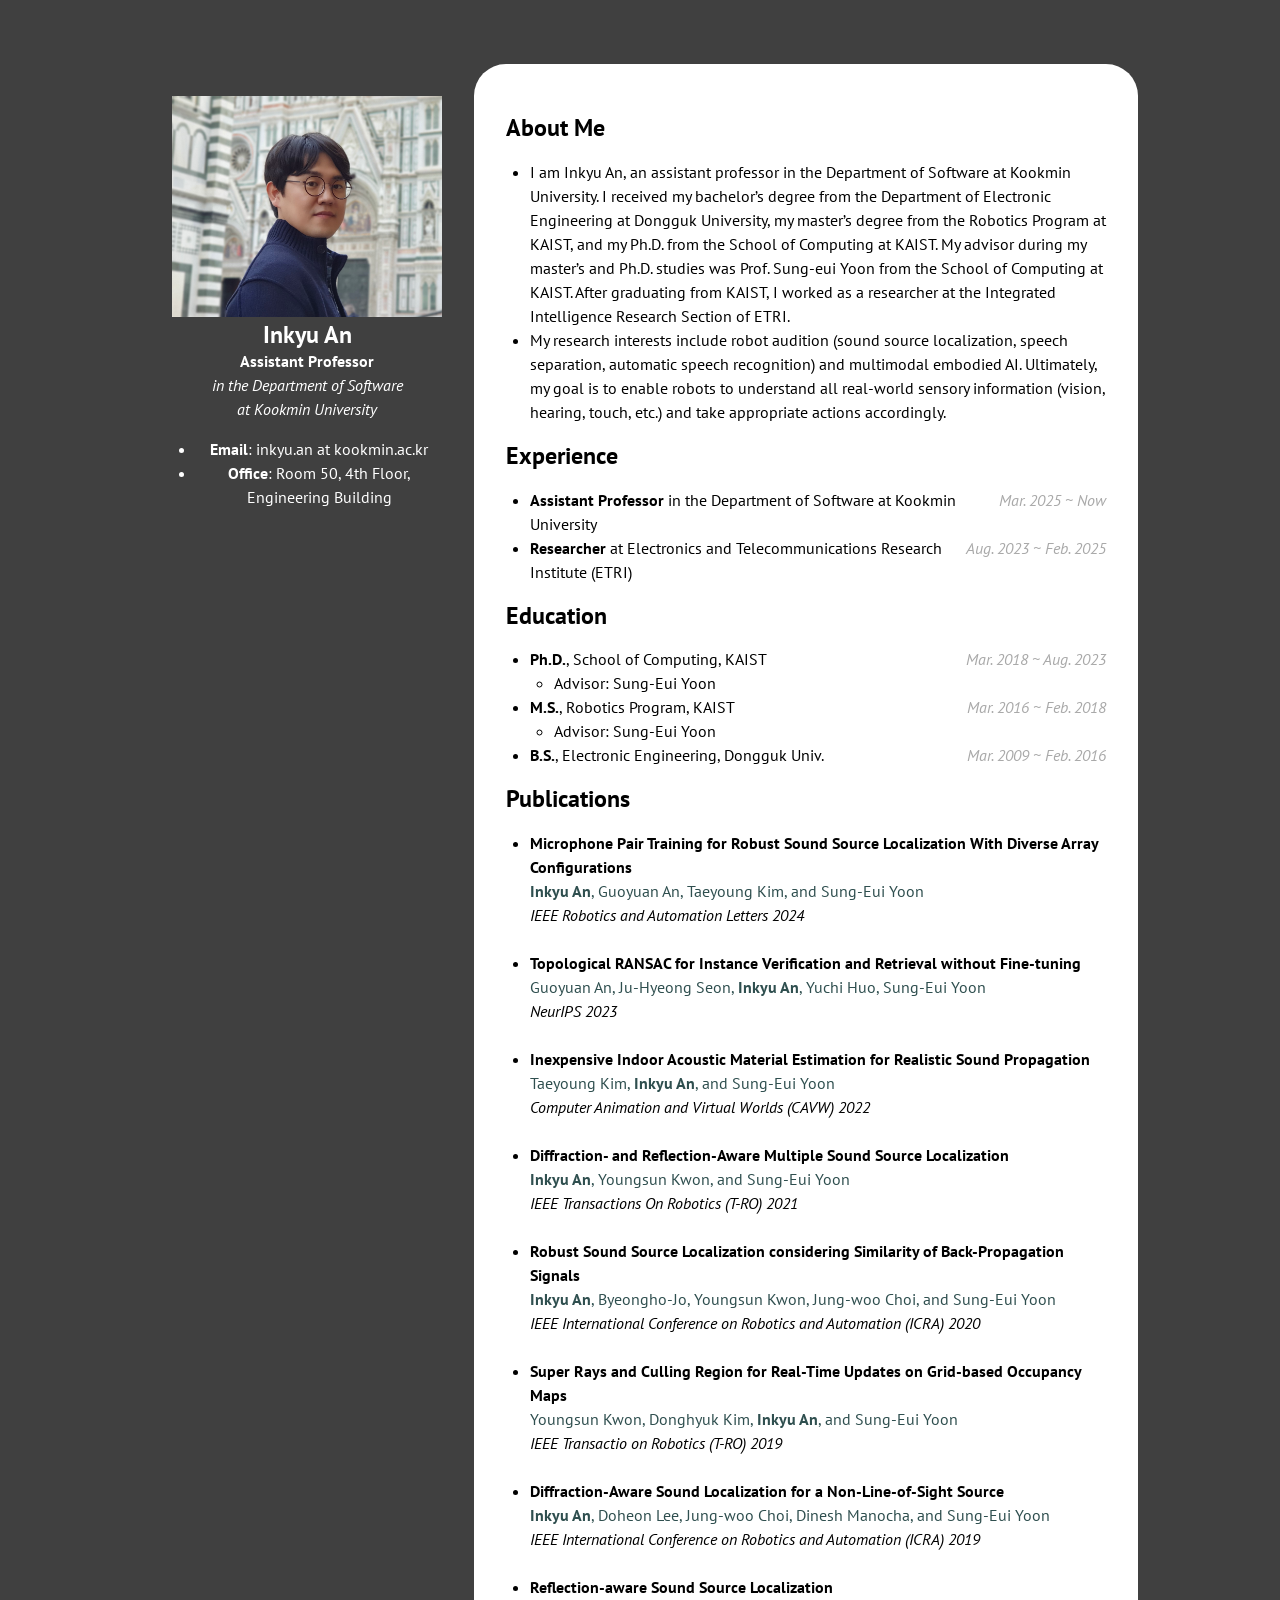
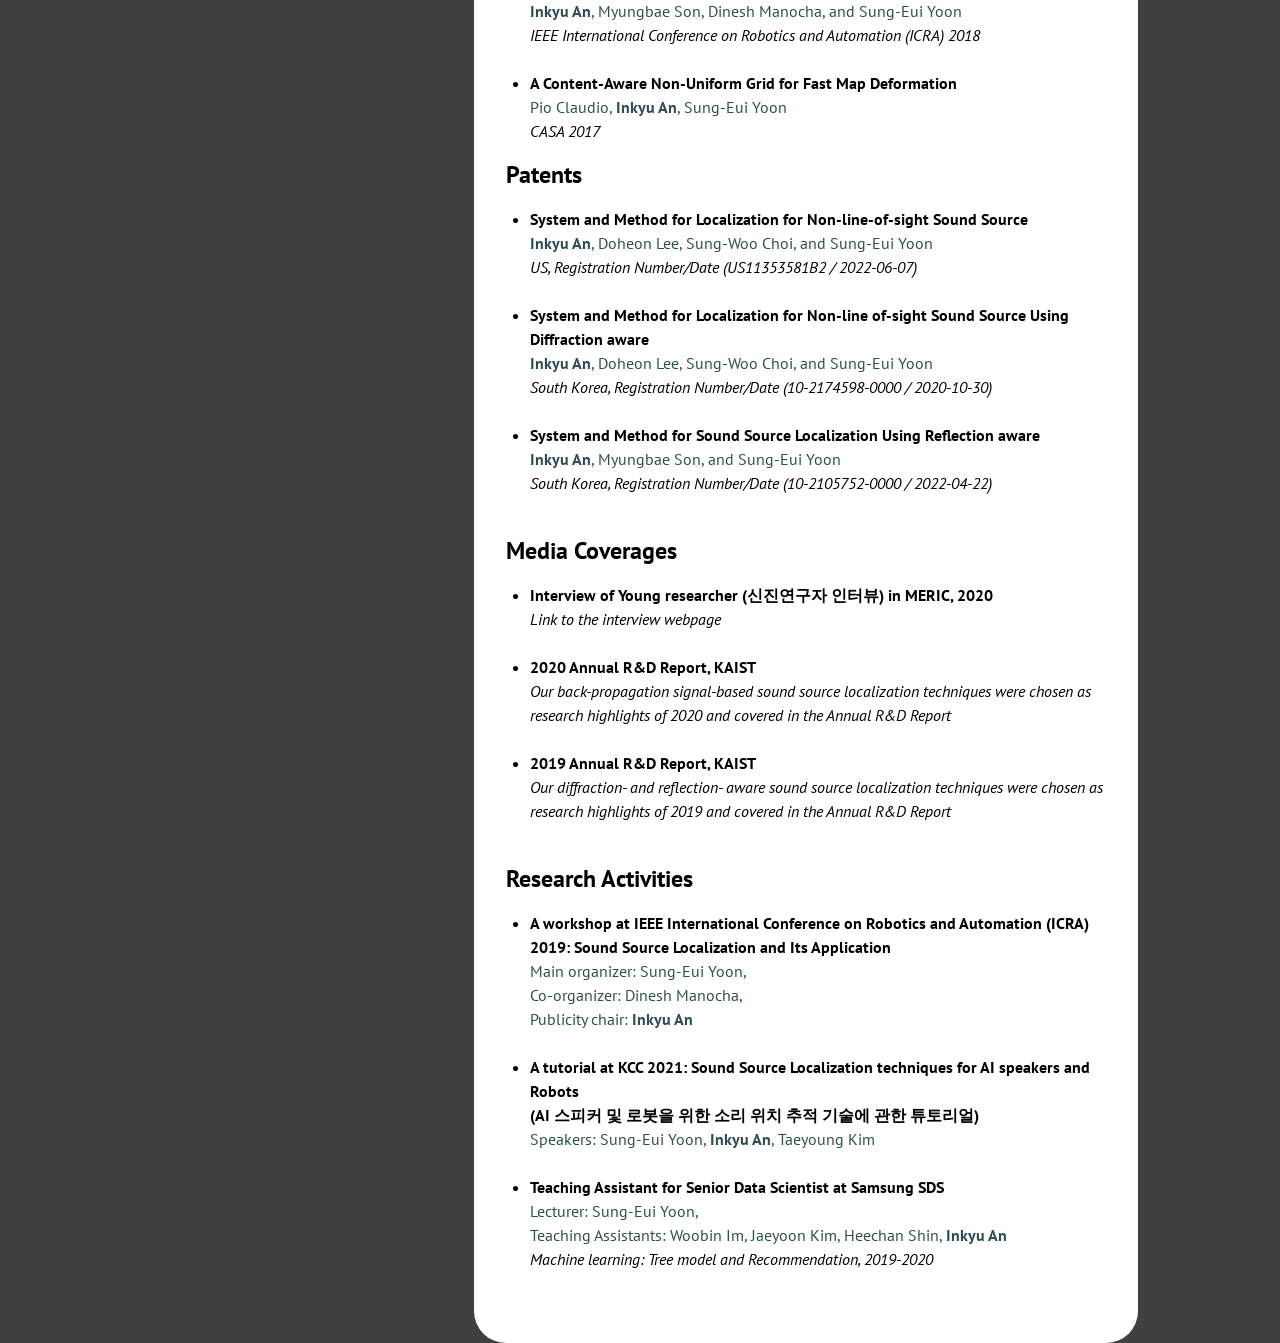
<file: index_bp20260702.html>
<!DOCTYPE html>
<html>
<head>
	<meta name="description" content="Inkyu An">
	<meta name="keywords" content="">
	<meta name="author" content="Inkyu An">
	<meta charset="UTF-8">
	<meta name="viewport" content="width=device-width, user-scalable=no">
	<meta name="google-site-verification" content="wQsJOXoyky121_spldt6wYqJQgwMS4G9wstd_vuWvyw" />
	<link rel="stylesheet" type="text/css" href="./base.css" >
	<title>Inkyu An</title>
</head>

<body>
	<div class="container">
		
		<!--
		<div class="profile">	
			<img class="profile" src="./images/inkyuan.jpg" title="Photo of Inkyu" width="270"><br>
			<font size=5><b>Inkyu An </b></font><br>
			<b>Researcher</b><br>
			<a href="https://www.etri.re.kr/eng/main/main.etri/"><i>Researcher at Electronics and <br> Telecommunications Research Institute <br> (ETRI)
			</i></a><br>
			<img src="ci_img01.png" class="etri0" title="ETRI" style="max-width: 30%; height: auto;"><br><br>
		</div>-->
		<div class="profile">	
			<img class="profile" src="./images/inkyuan.jpg" title="Photo of Inkyu" width="270"><br>
			<font size=5><b>Inkyu An </b></font><br>
			<b>Assistant Professor</b><br>
			<a href="https://cs.kookmin.ac.kr/"><i>in the Department of Software <br> at Kookmin University</i></a><br>
			<!--
			<a href="https://www.etri.re.kr/eng/main/main.etri"><i>Researcher at Electronics and <br> Telecommunications Research Institute </i> </a><br>
			<a  href="https://www.etri.re.kr/eng/main/main.etri"><img src="./ci_png/1.-wordmark.png" style="max-width: 100px; height: auto;"></a><br><br>
			-->
			<!--
			<b><font size=4>CV: </b>
			<a href="./papers/cv_InkyuAn_20240305.pdf">download as PDF</font></a>
			-->
			<ul>				
				<li><b>Email</b>: inkyu.an at kookmin.ac.kr</li>
				<!--<li><b>Tel</b>: +82 42-860-1475</li>-->
				<!--<li><b>Mobile</b>: +82 10-4730-0006</li>-->
				<li><b>Office</b>: Room 50, 4th Floor, <br> Engineering Building</li>
				<!--<li><b>Office</b>: Room 3440, <a class="bldg-number" style="color:Orange">E3 </a> <a class="bldg-number">CS building </a></li>
				<li><b>Address</b>: Daehak-ro 291, Yuseong-gu, Daejeon 305-701, Republic of Korea</li>-->
			</ul>
		</div>

		<!--------------------------------------------------------->
		<div class="wrap">

			<section id="interest">
				<h2>About Me</h2>
				<ul>
				<li>
					I am Inkyu An, an assistant professor in the Department of Software at Kookmin University.
					I received my bachelor’s degree from the Department of Electronic Engineering at Dongguk University, 
					my master’s degree from the Robotics Program at KAIST, 
					and my Ph.D. from the School of Computing at KAIST. 
					My advisor during my master’s and Ph.D. studies was Prof. Sung-eui Yoon from the School of Computing at KAIST.
					After graduating from KAIST, I worked as a researcher at the Integrated Intelligence Research Section of ETRI.
				</li>
				<li>
					My research interests include robot audition (sound source localization, speech separation, automatic speech recognition) and multimodal embodied AI. Ultimately, my goal is to enable robots to understand all real-world sensory information (vision, hearing, touch, etc.) and take appropriate actions accordingly.
				</li>
				</ul>
			</section>

			<section id="experience">
				<h2>Experience</h2>
				<ul>
				<li>
					<span class="time">Mar. 2025 ~ Now</span>
					<b>Assistant Professor</b> in the Department of Software at Kookmin University
				</li>
				<li>
					<span class="time">Aug. 2023 ~ Feb. 2025</span>
					<b>Researcher</b> at Electronics and Telecommunications Research Institute (ETRI)
				</li>
				</ul>
			</section>
		
			<section id="education">
			<h2>Education</h2>
			<ul>
			<li>
				<span class="time">Mar. 2018 ~ Aug. 2023</span>
				<b>Ph.D.</b>, School of Computing, KAIST
				<!--<a  href="http://www.kaist.ac.kr/html/en/"><img src="KAIST_black.svg" class="kaist" title="KAIST"></a>-->
				<ul>
				<li>Advisor: Sung-Eui Yoon</li>
				</ul>
			</li>
			<li>
				<span class="time">Mar. 2016 ~ Feb. 2018</span>
				<b>M.S.</b>, Robotics Program, KAIST
				<!--<a  href="http://www.kaist.ac.kr/html/en/"><img src="KAIST_black.svg" class="kaist" title="KAIST"></a>-->
				<ul>
				<li>Advisor: Sung-Eui Yoon</li>
				</ul>
			</li>
			<li>
				<span class="time">Mar. 2009 ~ Feb. 2016</span>
				<b>B.S.</b>, Electronic Engineering, Dongguk Univ.
				<!--<a  href="http://www.kaist.ac.kr/html/en/"><img src="KAIST_black.svg" class="kaist" title="Dongguk Univ"></a>-->
				<ul>
				<!--	<li>Advisor: YongKeun Park</li> -->
				</ul>
			</li>
			</ul>
			</section>
				
			<section id="publication">
			<h2>Publications</h2>
			<ul class="publication">
				<li> 
					<!-- <a  href="https://ieeexplore.ieee.org/document/10319788"><div class="title">Microphone Pair Training for Robust Sound Source Localization With Diverse Array Configurations</div></a> -->
					<a  href="./papers/Mic-Pair-Training_RA-L23.pdf"><div class="title">Microphone Pair Training for Robust Sound Source Localization With Diverse Array Configurations</div></a>		
					<div class="authors"><span class="me">Inkyu An</span>, Guoyuan An, Taeyoung Kim, and Sung-Eui Yoon</div>
					<div class="tags">
						<span class="venue">IEEE Robotics and Automation Letters 2024 </span>				
						<!--<a class="file" href="https://sglab.kaist.ac.kr/reflectance_imgcompl/">Project page</a>  
						<a class="file" href="./papers/ImageCompletion/preprint.pdf">PDF</a>
						<a class="file" href="./papers/ImageCompletion/preprint_supp.pdf">Supp.</a>    -->
					</div>
				</li><br>
				<li> 
					<a  href="https://openreview.net/forum?id=U1Kr8FTyhQ"><div class="title">Topological RANSAC for Instance Verification and Retrieval without Fine-tuning</div></a>		
					<div class="authors">Guoyuan An, Ju-Hyeong Seon, <span class="me">Inkyu An</span>, Yuchi Huo, Sung-Eui Yoon</div>
					<div class="tags">
						<span class="venue">NeurIPS 2023</span>				
						<!--<a class="file" href="https://sglab.kaist.ac.kr/reflectance_imgcompl/">Project page</a>  
						<a class="file" href="./papers/ImageCompletion/preprint.pdf">PDF</a>
						<a class="file" href="./papers/ImageCompletion/preprint_supp.pdf">Supp.</a>    -->
					</div>
				</li><br>
			<li> 
                <a  href="https://sgvr.kaist.ac.kr/publication/inexpensive-indoor-acoustic-material-estimation-for-realistic-sound-propagation/"><div class="title">Inexpensive Indoor Acoustic Material Estimation for Realistic Sound Propagation</div></a>		
                <div class="authors">Taeyoung Kim, <span class="me">Inkyu An</span>, and Sung-Eui Yoon</div>
                <div class="tags">
                    <span class="venue">Computer Animation and Virtual Worlds (CAVW) 2022 </span>				
                    <!--<a class="file" href="https://sglab.kaist.ac.kr/reflectance_imgcompl/">Project page</a>  
                    <a class="file" href="./papers/ImageCompletion/preprint.pdf">PDF</a>
                    <a class="file" href="./papers/ImageCompletion/preprint_supp.pdf">Supp.</a>    -->
                </div>
            </li><br>
            <li> 
				<a  href="https://sgvr.kaist.ac.kr/~ikan/papers/DRA_SSL/"><div class="title">Diffraction- and Reflection-Aware Multiple Sound Source Localization</div></a>		
				<div class="authors"><span class="me">Inkyu An</span>, Youngsun Kwon, and Sung-Eui Yoon</div>
				<div class="tags">
					<span class="venue">IEEE Transactions On Robotics (T-RO) 2021 </span>				
					<!--<a class="file" href="https://sglab.kaist.ac.kr/reflectance_imgcompl/">Project page</a>  
					<a class="file" href="./papers/ImageCompletion/preprint.pdf">PDF</a>
					<a class="file" href="./papers/ImageCompletion/preprint_supp.pdf">Supp.</a>    -->
				</div>
			</li><br>
			<li> 
				<a  href="https://sgvr.kaist.ac.kr/~ikan/papers/SSL-BPS/"><div class="title">Robust Sound Source Localization considering Similarity of Back-Propagation Signals</div></a>
				<div class="authors"><span class="me">Inkyu An</span>, Byeongho-Jo, Youngsun Kwon, Jung-woo Choi, and Sung-Eui Yoon</div>
				<div class="tags">
					<span class="venue">IEEE International Conference on Robotics and Automation (ICRA) 2020 </span>				
					<!--<a class="file" href="https://sglab.kaist.ac.kr/reflectance_imgcompl/">Project page</a>  
					<a class="file" href="./papers/ImageCompletion/preprint.pdf">PDF</a>
					<a class="file" href="./papers/ImageCompletion/preprint_supp.pdf">Supp.</a>    -->
				</div>
			</li><br>	
			<li> 
				<a  href="https://sgvr.kaist.ac.kr/~yskwon/papers/tro19-superray-cullingregion/"><div class="title">Super Rays and Culling Region for Real-Time Updates on Grid-based Occupancy Maps</div></a>
				<div class="authors">Youngsun Kwon, Donghyuk Kim, <span class="me">Inkyu An</span>, and Sung-Eui Yoon </div>
				<div class="tags">
					<span class="venue">IEEE Transactio on Robotics (T-RO) 2019 </span>			
					<!--<a class="file" href="https://sglab.kaist.ac.kr/reflectance_imgcompl/">Project page</a>  
					<a class="file" href="./papers/ImageCompletion/preprint.pdf">PDF</a>
					<a class="file" href="./papers/ImageCompletion/preprint_supp.pdf">Supp.</a>    -->
				</div>
			</li><br>		
			<li> 
				<a  href="https://sgvr.kaist.ac.kr/~ikan/papers/DA-SSL/"><div class="title">Diffraction-Aware Sound Localization for a Non-Line-of-Sight Source</div></a>
				<div class="authors"><span class="me">Inkyu An</span>, Doheon Lee, Jung-woo Choi, Dinesh Manocha, and Sung-Eui Yoon</div>
				<div class="tags">
					<span class="venue">IEEE International Conference on Robotics and Automation (ICRA) 2019 </span>			
					<!--<a class="file" href="https://sglab.kaist.ac.kr/reflectance_imgcompl/">Project page</a>  
					<a class="file" href="./papers/ImageCompletion/preprint.pdf">PDF</a>
					<a class="file" href="./papers/ImageCompletion/preprint_supp.pdf">Supp.</a>    -->
				</div>
			</li><br>	
			<li> 
				<a  href="https://sglab.kaist.ac.kr/~ikan/papers/RA-SSL/"><div class="title">Reflection-aware Sound Source Localization</div></a>
				<div class="authors"><span class="me">Inkyu An</span>, Myungbae Son, Dinesh Manocha, and Sung-Eui Yoon</div>
				<div class="tags">
					<span class="venue">IEEE International Conference on Robotics and Automation (ICRA) 2018  </span>			
					<!--<a class="file" href="https://sglab.kaist.ac.kr/reflectance_imgcompl/">Project page</a>  
					<a class="file" href="./papers/ImageCompletion/preprint.pdf">PDF</a>
					<a class="file" href="./papers/ImageCompletion/preprint_supp.pdf">Supp.</a>    -->
				</div>
			</li><br>
			<li> 
				<a  href="http://casa2017.kaist.ac.kr/wordpress/wp-content/uploads/2017/06/75-Claudio.pdf"><div class="title">A Content-Aware Non-Uniform Grid for Fast Map Deformation</div></a>
				<div class="authors"> Pio Claudio, <span class="me">Inkyu An</span>,  Sung-Eui Yoon </div>
				<div class="tags">
					<span class="venue">CASA 2017 </span>
				</div>
			</li>

			</ul>
			</section>

			<section id="patent">
				<h2>Patents</h2>
				<ul class="patent">
				<li> 
					<div class="title">System and Method for Localization for Non-line-of-sight Sound Source</div>
					<div class="authors"><span class="me">Inkyu An</span>, Doheon Lee, Sung-Woo Choi, and Sung-Eui Yoon</div>
					<div class="tags">
						<span class="venue">US, Registration Number/Date (US11353581B2 / 2022-06-07) </span>									
					</div>
				</li><br>
				<li> 
					<div class="title">System and Method for Localization for Non-line of-sight Sound Source Using Diffraction aware</div>
					<div class="authors"><span class="me">Inkyu An</span>, Doheon Lee, Sung-Woo Choi, and Sung-Eui Yoon</div>
					<div class="tags">
						<span class="venue">South Korea, Registration Number/Date (10-2174598-0000 / 2020-10-30) </span>									
					</div>
				</li><br>	
				<li> 
					<div class="title">System and Method for Sound Source Localization Using Reflection aware</div>
					<div class="authors"><span class="me">Inkyu An</span>, Myungbae Son, and Sung-Eui Yoon</div>
					<div class="tags">
						<span class="venue">South Korea, Registration Number/Date (10-2105752-0000 / 2022-04-22) </span>									
					</div>
				</li><br>			
				</ul>
				</section>

			<section id="media">
				<h2>Media Coverages</h2>
				<ul class="media">
				<li> 
					<div class="title">Interview of Young researcher (신진연구자 인터뷰) in MERIC, 2020</div>					
					<div class="tags">
						<span class="venue"><a href="https://www.materic.or.kr/v2/mp/content.asp?f_id=78&page=6&listType=20&s_kinds=&s_word=&listCnt=">Link to the interview webpage</a>
 						</span>									
					</div>
				</li><br>
				<li> 
					<div class="title"><a href="https://kaist.ac.kr/kr/html/kaist/010504.html">2020 Annual R&D Report, KAIST</a></div>
					<div class="tags">
						<span class="venue">Our back-propagation signal-based sound source localization techniques were chosen as research highlights of 2020 and covered in the Annual R&D Report </span>									
					</div>
				</li><br>	
				<li> 
					<div class="title"><a href="https://kaist.ac.kr/kr/html/kaist/010504.html">2019 Annual R&D Report, KAIST</a></div>					
					<div class="tags">
						<span class="venue">Our diffraction- and reflection- aware sound source localization techniques were chosen as research highlights of 2019 and covered in the Annual R&D Report </span>									
					</div>
				</li><br>			
				</ul>
			</section>

			<section id="activity">
				<h2>Research Activities</h2>
				<ul class="activity">
				<li> 
					<div class="title"><a href="https://sglab.kaist.ac.kr/SSL_ICRA19/">A workshop at IEEE International Conference on Robotics and Automation (ICRA) 2019: Sound Source Localization and Its Application</a></div>					
					<div class="speakers">Main organizer: Sung-Eui Yoon, <br>Co-organizer: Dinesh Manocha, <br>Publicity chair: <span class="me">Inkyu An</span></div>
				</li><br>
				<li> 
					<div class="title">A tutorial at KCC 2021: Sound Source Localization techniques for AI speakers and Robots <br> (AI 스피커 및 로봇을 위한 소리 위치 추적 기술에 관한 튜토리얼) </div>
					<div class="speakers">Speakers: Sung-Eui Yoon, <span class="me">Inkyu An</span>, Taeyoung Kim</div>
				</li><br>	
				<li> 
					<div class="title">Teaching Assistant for Senior Data Scientist at Samsung SDS</div>					
					<div class="speakers">Lecturer: Sung-Eui Yoon, <br>Teaching Assistants: Woobin Im, Jaeyoon Kim, Heechan Shin, <span class="me">Inkyu An</span></div>
					<div class="tags">
						<span class="venue">Machine learning: Tree model and Recommendation, 2019-2020 </span>									
					</div>
				</li><br>			
				</ul>
			</section>

		<!--
		<address id="contact">
			<h2>Contact Info.</h2>
			<ul>
			<li><b>Email</b>: inkyu.an at kaist.ac.kr</li>
			<li><b>Phone</b>: +82 10-4730-0006</li>
			<li><b>Office</b>: Room 3440, <a class="bldg-number" style="color:Orange">E3 </a> <a class="bldg-number">CS building </a></li>
			<li><b>Address</b>: Daehak-ro 291, Yuseong-gu, Daejeon 305-701, Republic of Korea</li>
			</ul>
			</address> -->
		</div>
	</div>
</body>
</html>
</file>
<file: base.css>
/* Produced by Jiwan Jeong (jiwanjeong@gmail.com) */

@import url(https://fonts.googleapis.com/css?family=Nunito:700);
@import url(https://fonts.googleapis.com/css?family=Titillium+Web:400);
@import url(https://fonts.googleapis.com/css?family=PT+Sans:400,700,400italic,700italic);
@import url(https://fonts.googleapis.com/css?family=Sarina);

body {
	margin: 0;
	background-color: #404040 ;
	font-family: 'PT Sans', sans-serif;
	line-height: 1.5em;
}

div.container {
	width: 1000px;
	margin: 2em auto;
	padding: 2em;
}

div.profile {
	float: left;
	color: White;
	width: auto;
	padding: 2em 2em;
	text-align: center;
	vertical-align: center;
}

div.wrap { 
	float: left;
	width: 600px;
	background-color: white;
	border-radius: 2em;
	padding: 2em; 
}

@media only screen and (max-device-width:640px) {
	body {
		font-size: 0.9em;
	}
	
	div.container {
		width: auto;
		margin: 0;
		padding: 0;
	}
	
	div.profile {
		float: none;
		width: auto;
		padding: 12px;
	}

	div.wrap { 
		float: none;
		width: auto;
		margin: 0;
		padding: 12px; 
		border-radius: 0;
	}

	img.profile {
		width: 120px;
	}

}

li { 
	margin-left: -1em;
}

a:link, a:visited{
	color: inherit;
	text-decoration: none;
}

a:hover, a:focus, a:active {
	/* color:#800000; */
	/* background-color: #E3E0D1;*/
	text-decoration: underline;
}



.time {
	float: right;
	color: DarkGray;
	font-style: italic;
}

.publication .title {
	font-weight: bold;
}

.publication .authors {
	color: DarkSlateGray;
}

.publication .authors .me {
	font-weight: bold;
}

.publication .venue {
	font-style: italic;
}

.publication .venue .abbr {
	font-weight: bold;
}

.publication .tags {
	/* text-transform: lowercase; */
}

.publication span.type {
	border: solid 1px; 
	padding: 1px 3px;	
	font-size: smaller;
}

span.award {
	border-color: Gold;
	border: solid 1px;
	font-size: smaller; 
	color: Gold;
	padding: 1px 3px;
}

.publication span.award {
	background-color: Gold;
	font-size: smaller; 
	color: Black;
	padding: 2px 4px;
}

.publication span.toappear {
	background-color: Orange;
	font-size: smaller; 
	color: White;
	padding: 2px 4px;
}

.publication a.file {
	color: White !important;
	background-color: SlateGray;
	font-size: smaller; 
	text-decoration: none;
	padding: 2px 4px;
}

/* Patents */
.patent .title {
	font-weight: bold;
}

.patent .authors {
	color: DarkSlateGray;
}

.patent .authors .me {
	font-weight: bold;
}

.patent .venue {
	font-style: italic;
}

.patent .venue .abbr {
	font-weight: bold;
}

.patent .tags {
	/* text-transform: lowercase; */
}


/* Media */
.media .title {
	font-weight: bold;
}

.media .venue {
	font-style: italic;
}

.media .venue .abbr {
	font-weight: bold;
}

.media .tags {
	/* text-transform: lowercase; */
}

/* Research Activieis */
.activity .title {
	font-weight: bold;
}

.activity .speakers {
	color: DarkSlateGray;
}

.activity .speakers .me {
	font-weight: bold;
}

.activity .venue {
	font-style: italic;
}

.activity .venue .abbr {
	font-weight: bold;
}

.activity .tags {
	/* text-transform: lowercase; */
}


/* logo */

.kaist {
	content: url(./KAIST_black.svg);
	vertical-align: baseline;
	height: 0.75em;	
}

.kaist0 {
	content: url(./KAIST_white.svg);
	vertical-align: baseline;
	height: 0.75em;	
}

.netmarble {
	content: url(./netmarble.svg);
	vertical-align: baseline;
	height: 0.75em;
}

.cj {
	position: relative;
	content: url(./CJ2.svg);
	height: 2.2em;
	vertical-align: -.5em;
	padding: 0;
	margin: 0;
}

.cjenm {
	content: url(./CJ.svg);
	height: 1em;
	vertical-align: text-bottom;
	padding: 0;
	margin: 0;	
}

.cu {
	font-family: Palatino, 'Palatino Linotype';
}

.mverse {
	font-family: 'Titillium Web', sans-serif;
	font-style: normal;
	color: DimGray; 
	text-decoration: none;
}

.bldg-number {
	font-family: "Nunito", sans-serif;
}







.Sarina {
	font-family: 'Sarina', cursive;
}
</file>
